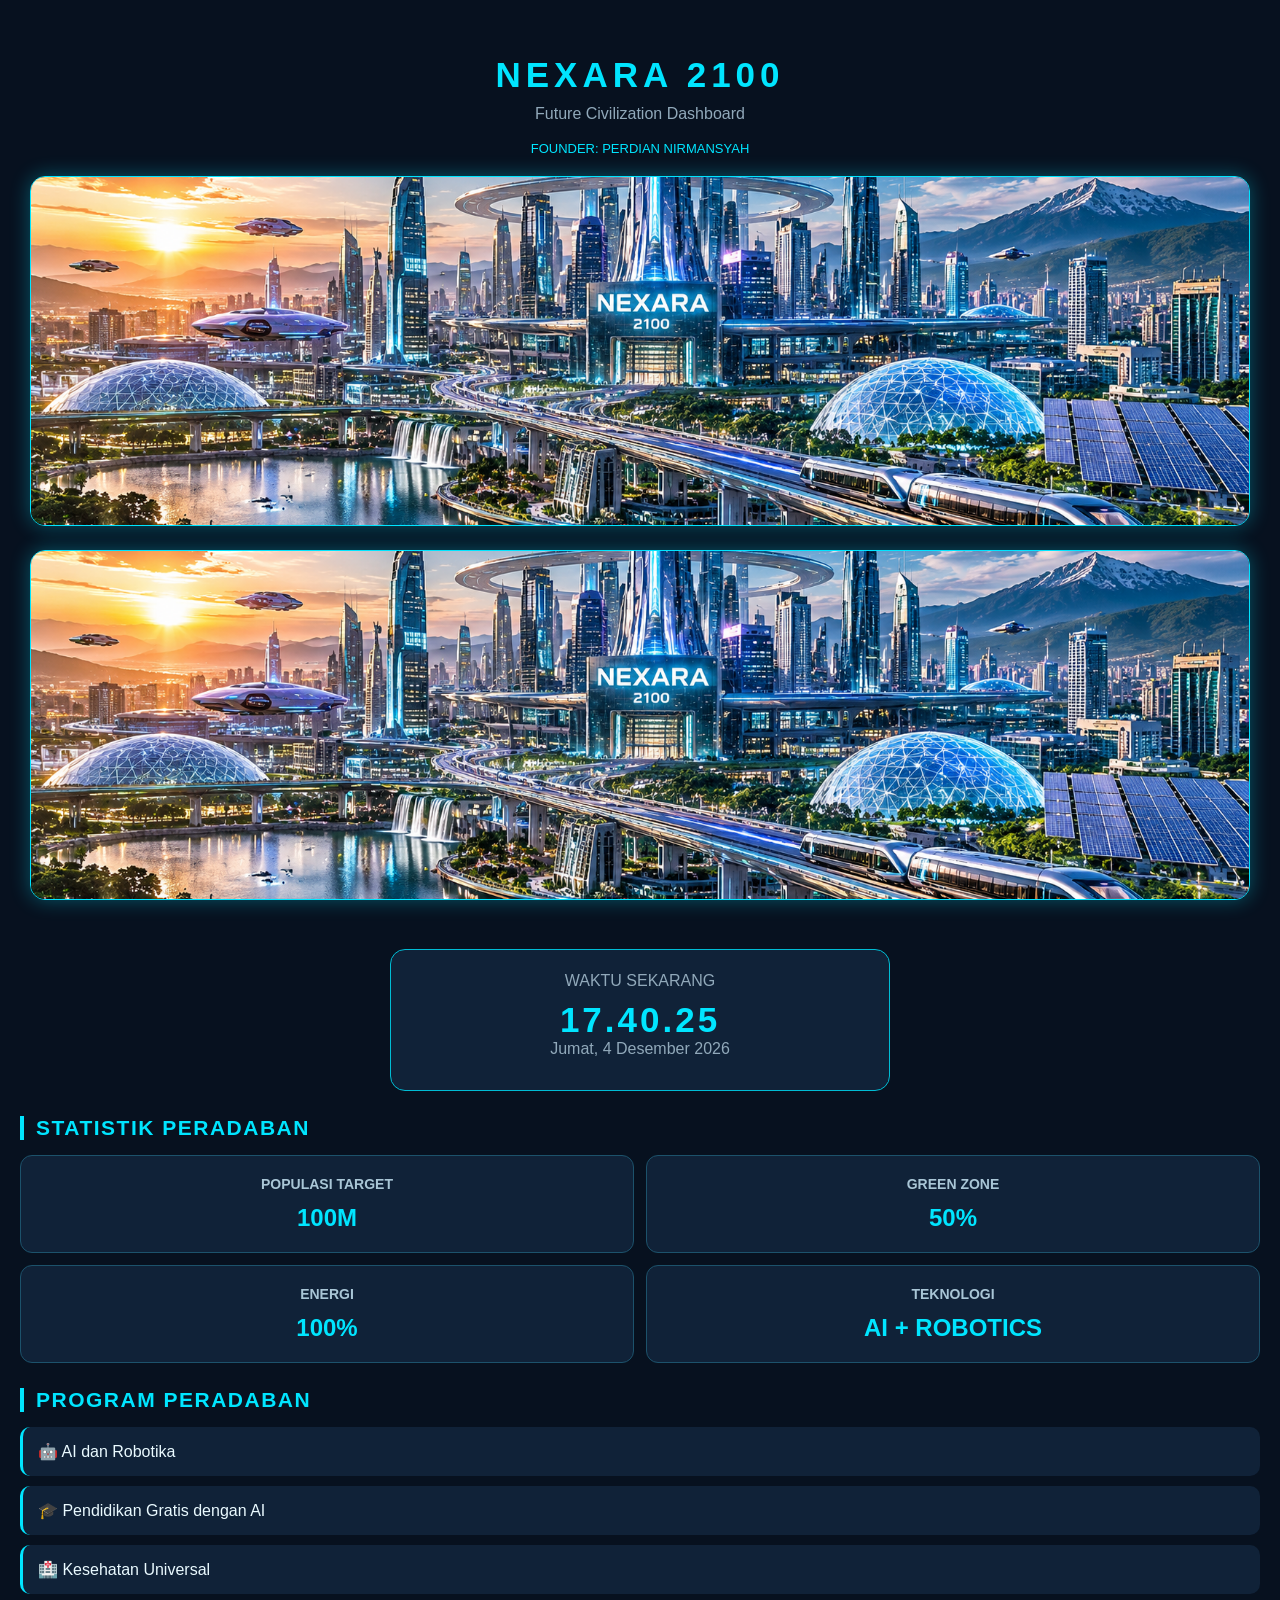
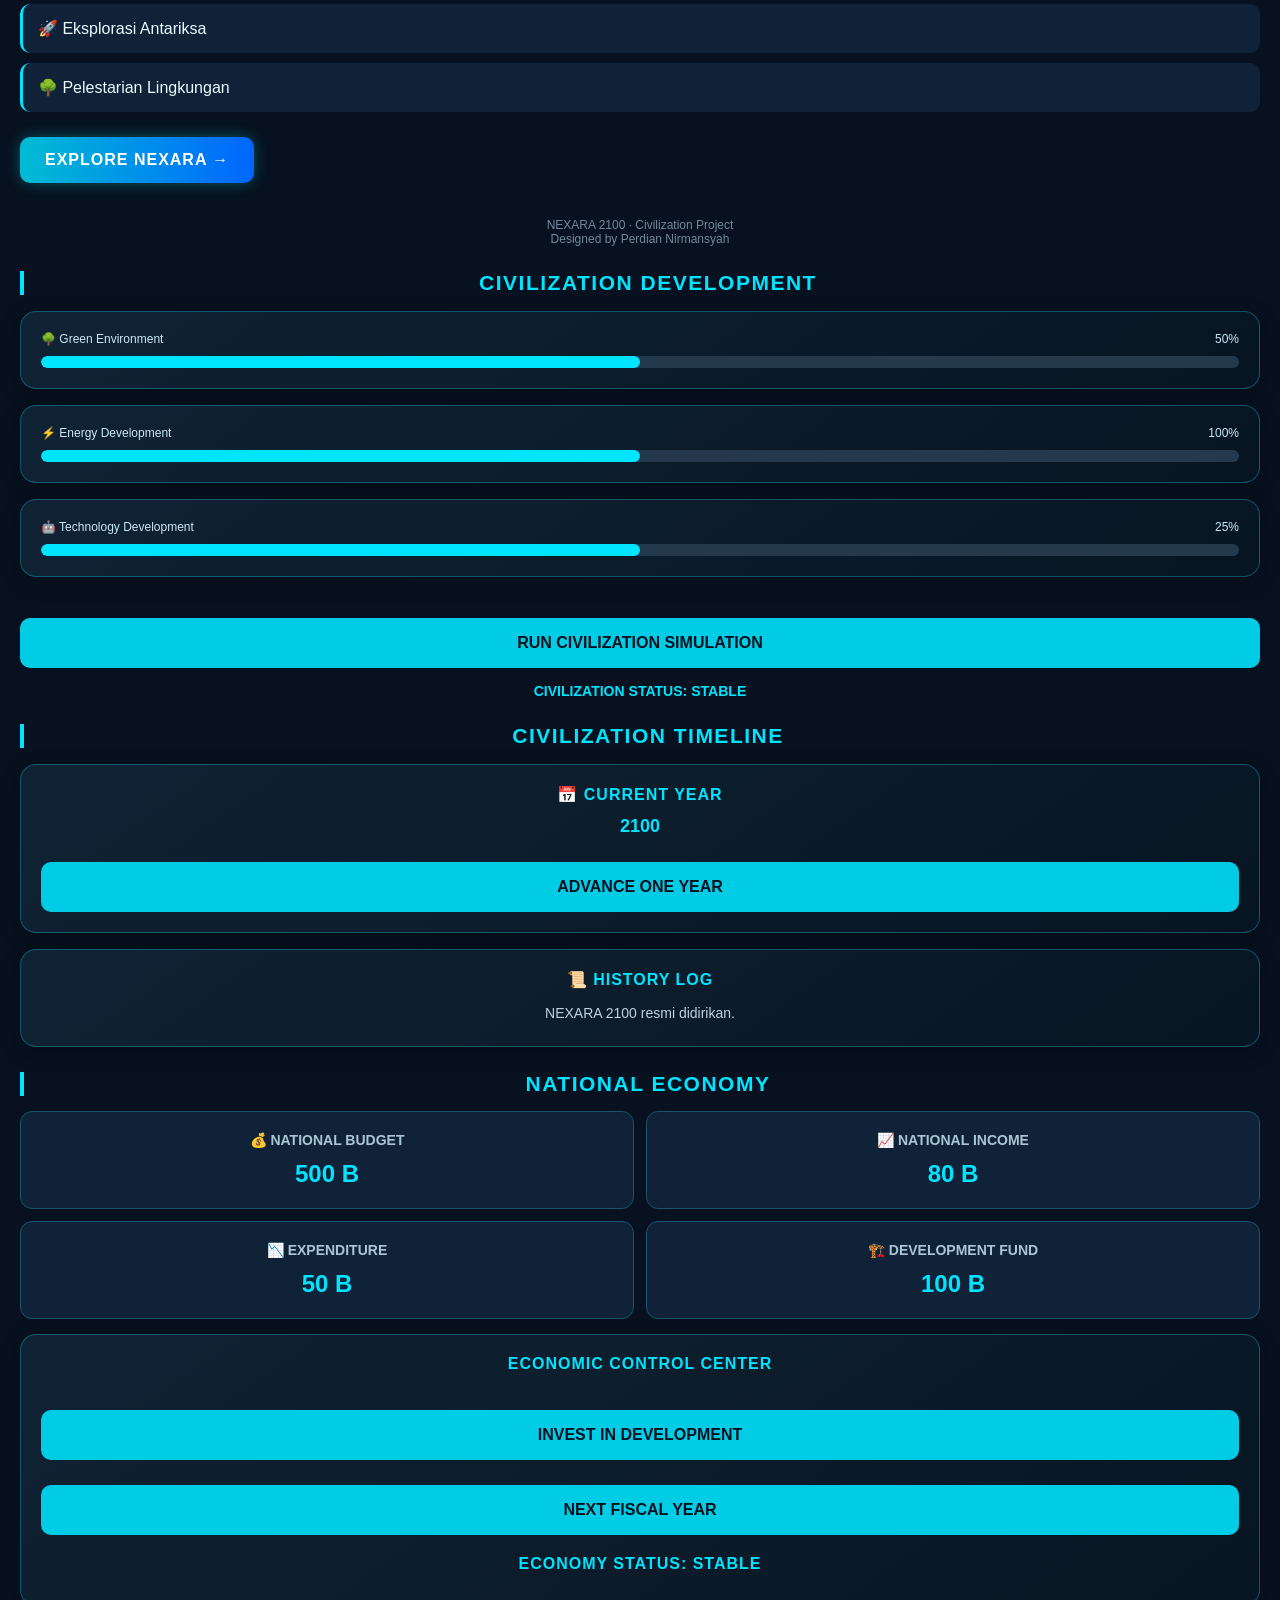
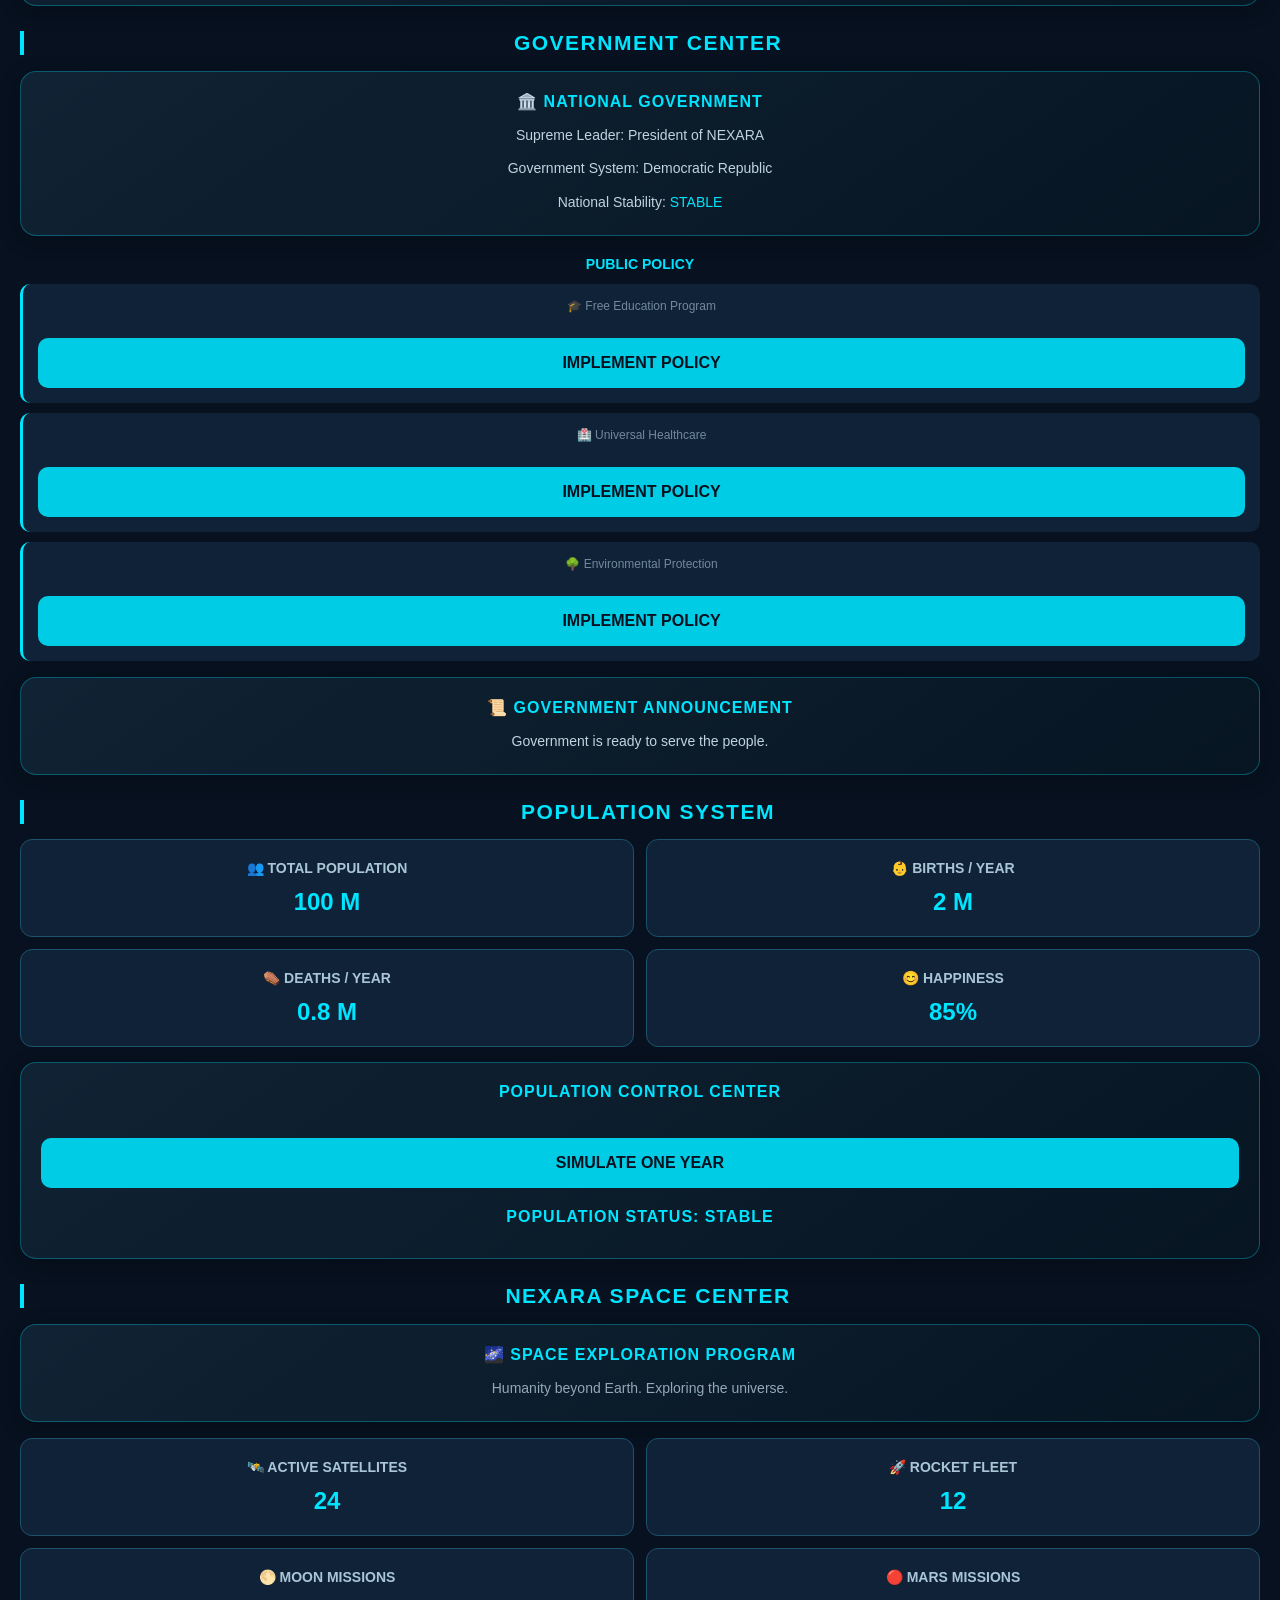
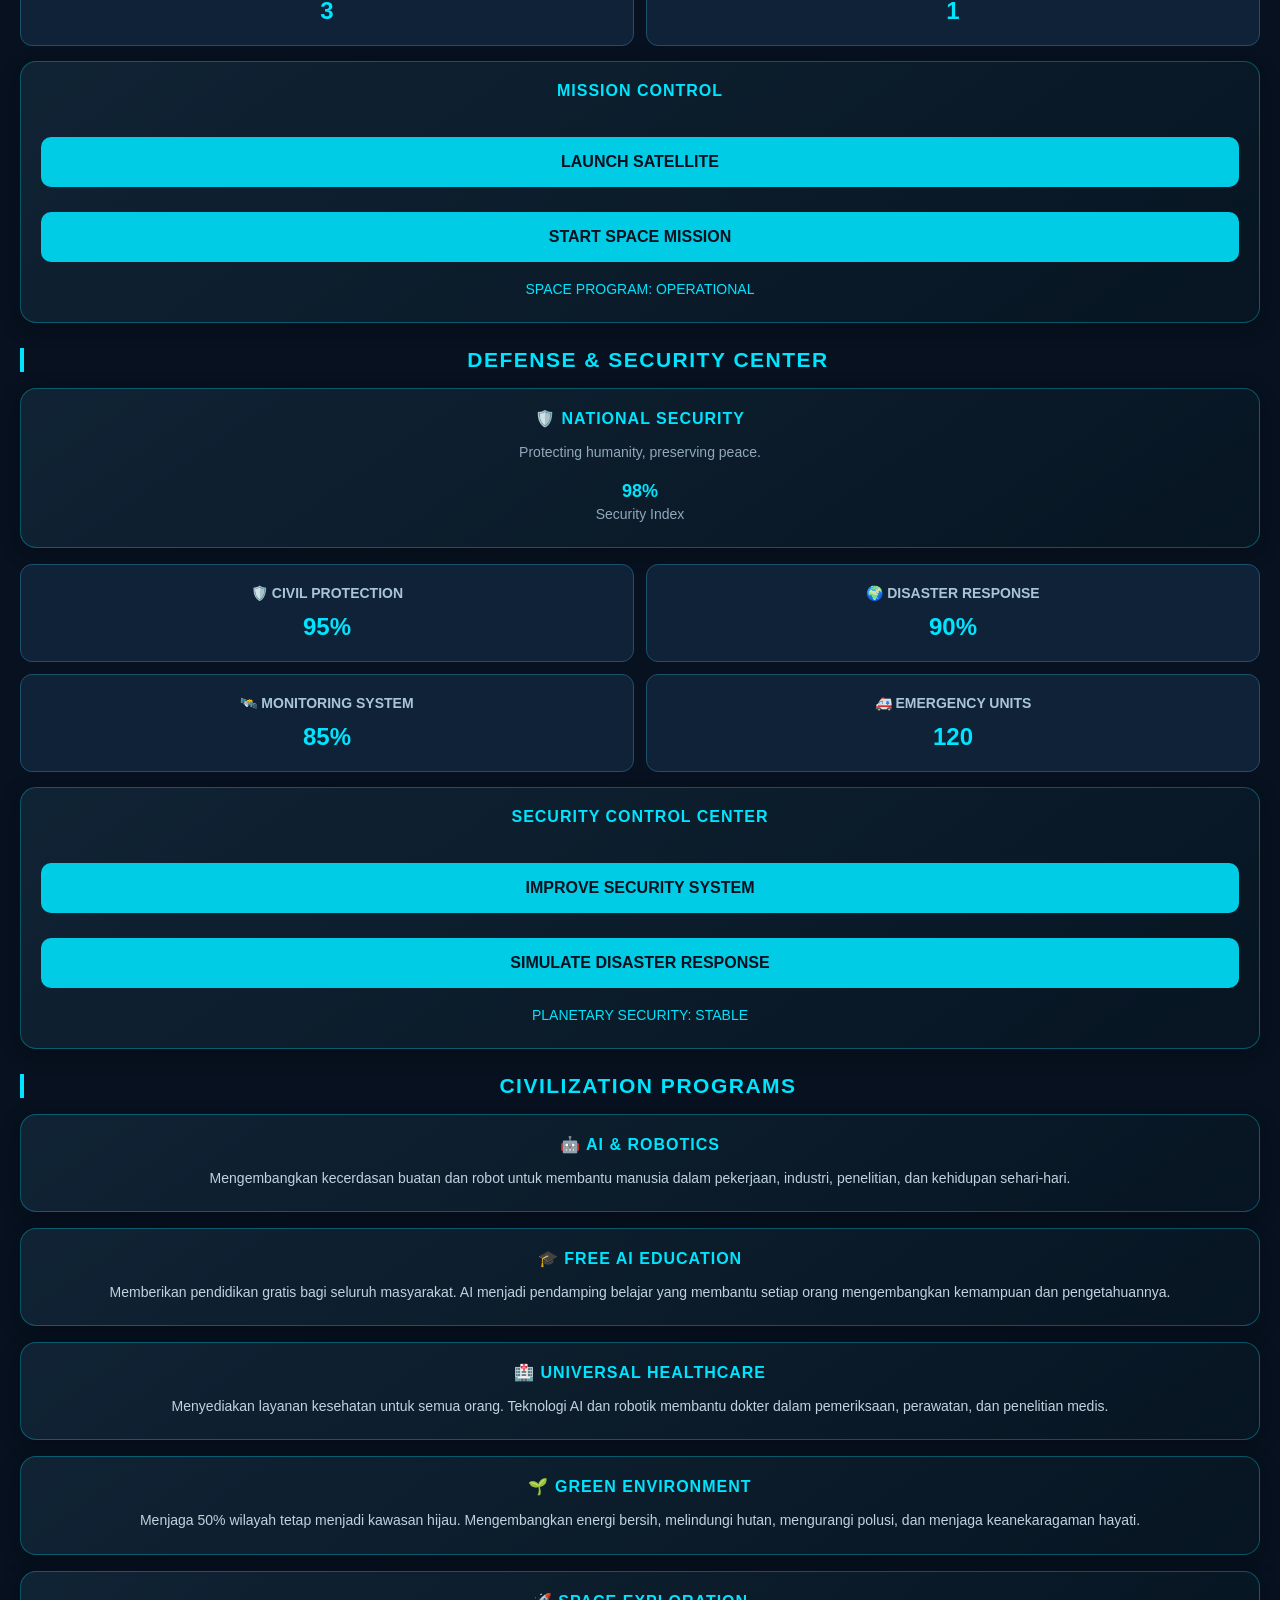
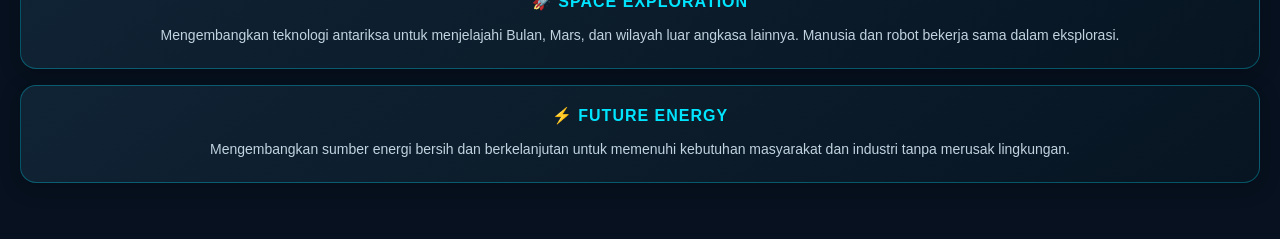
<file: index.html>
<!DOCTYPE html>
<html lang="id">
<head>
<meta charset="UTF-8">
<meta name="viewport" content="width=device-width, initial-scale=1.0">
<title>NEXARA 2100</title>

<style>
* {
    margin: 0;
    padding: 0;
    box-sizing: border-box;
}

body {
    background: #07111f;
    color: #eafaff;
    font-family: Arial, sans-serif;
    padding: 20px;
}

header {
    text-align: center;
    padding: 35px 10px;
}

header h1 {
    color: #00e5ff;
    font-size: 35px;
    letter-spacing: 5px;
}

header p {
    color: #91a9ba;
    margin-top: 10px;
}

.founder {
    color: #00e5ff;
    margin-top: 18px;
    font-size: 13px;
}

.clock-box {
    background: #102238;
    border: 1px solid #00bcd4;
    border-radius: 15px;
    padding: 22px;
    text-align: center;
    margin: 10px auto 25px;
    max-width: 500px;
}

.clock-box h2 {
    color: #00e5ff;
    font-size: 35px;
    letter-spacing: 3px;
}

.clock-box p {
    color: #91a9ba;
    margin-bottom: 10px;
}

h2.section-title {
    margin: 25px 0 15px;
    color: #00e5ff;
}

.grid {
    display: grid;
    grid-template-columns: repeat(2, 1fr);
    gap: 12px;
}

.card {
    background: #102238;
    border: 1px solid #1c526b;
    border-radius: 12px;
    padding: 20px 12px;
    text-align: center;
}

.card h3 {
    font-size: 14px;
    color: #a9c6d6;
    margin-bottom: 12px;
}

.value {
    font-size: 24px;
    color: #00e5ff;
    font-weight: bold;
}

.program {
    background: #102238;
    padding: 15px;
    border-radius: 10px;
    margin-bottom: 10px;
    border-left: 3px solid #00e5ff;
}

button {
    width: 100%;
    margin-top: 25px;
    padding: 16px;
    border: none;
    border-radius: 10px;
    background: #00cce5;
    color: #07111f;
    font-size: 16px;
    font-weight: bold;
}

footer {
    text-align: center;
    color: #71899b;
    font-size: 12px;
    margin-top: 35px;
    padding-bottom: 20px;
}

.progress-box {
    background: #102238;
    border-radius: 12px;
    padding: 18px;
    margin-bottom: 15px;
}

.progress-title {
    display: flex;
    justify-content: space-between;
    margin-bottom: 10px;
    color: #c9e8f5;
}

.progress-bar {
    height: 12px;
    background: #25394c;
    border-radius: 20px;
    overflow: hidden;
}

.progress-fill {
    height: 100%;
    width: 50%;
    background: #00e5ff;
    border-radius: 20px;
    transition: width 0.5s;
}

#status {
    color: #00e5ff;
    text-align: center;
    margin-top: 15px;
}

.city-image {
    width: 100%;
    max-height: 350px;
    object-fit: cover;
    border-radius: 15px;
    border: 1px solid #00e5ff;
    margin-top: 20px;
    box-shadow: 0 0 20px #00e5ff55;
}

.city-image {
    width: 100%;
    max-height: 350px;
    object-fit: cover;
    border-radius: 15px;
    border: 1px solid #00e5ff;
    margin-top: 20px;
}

/* NEXARA UI REDESIGN */

.progress-box {
    background: linear-gradient(145deg, #102334, #071522);
    border: 1px solid rgba(0, 229, 255, 0.3);
    border-radius: 16px;
    padding: 20px;
    margin: 16px 0;
    box-shadow: 0 5px 20px rgba(0, 0, 0, 0.25);
}

.progress-box h3 {
    color: #00e5ff;
    font-size: 16px;
    letter-spacing: 1px;
    margin-bottom: 12px;
}

.progress-box p {
    color: #c1d3df;
    font-size: 14px;
    line-height: 1.8;
}

.section-title {
    color: #00e5ff;
    font-size: 21px;
    letter-spacing: 1.5px;
    margin: 30px 0 18px;
    border-left: 4px solid #00e5ff;
    padding-left: 12px;
}

.program-grid {
    display: grid;
    grid-template-columns: repeat(2, minmax(0, 1fr));
    gap: 14px;
    margin-top: 18px;
}

.program-grid .progress-box {
    margin: 0;
    padding: 16px;
    min-width: 0;
}

.program-grid .progress-box h3 {
    font-size: 13px;
}

.program-grid .progress-box p {
    font-size: 12px;
    line-height: 1.7;
}

@media (max-width: 380px) {
    .program-grid {
        grid-template-columns: 1fr;
    }
}

.explore-btn {
    display: inline-block;
    background: linear-gradient(90deg, #00bcd4, #0066ff);
    color: white;
    text-decoration: none;
    padding: 14px 25px;
    border-radius: 10px;
    font-weight: bold;
    letter-spacing: 1px;
    margin-top: 15px;
    box-shadow: 0 0 15px rgba(0, 229, 255, 0.3);
}
</style>
</head>

<body>

<header>
    <h1>NEXARA 2100</h1>
    <p>Future Civilization Dashboard</p>

    <div class="founder">
        FOUNDER: PERDIAN NIRMANSYAH
    </div>

<img src="nexara-city.png"
     alt="NEXARA PRIME 2100"
     class="city-image">

<img src="nexara-city.png" class="city-image" alt="NEXARA PRIME 2100">
</header>

<div class="clock-box">
    <p>WAKTU SEKARANG</p>
    <h2 id="clock">00:00:00</h2>
    <p id="date">Memuat tanggal...</p>
</div>

<h2 class="section-title">STATISTIK PERADABAN</h2>

<div class="grid">
    <div class="card">
        <h3>POPULASI TARGET</h3>
        <div class="value">100M</div>
    </div>

    <div class="card">
        <h3>GREEN ZONE</h3>
        <div class="value">50%</div>
    </div>

    <div class="card">
        <h3>ENERGI</h3>
        <div class="value">100%</div>
    </div>

    <div class="card">
        <h3>TEKNOLOGI</h3>
        <div class="value">AI + ROBOTICS</div>
    </div>
</div>

<h2 class="section-title">PROGRAM PERADABAN</h2>

<div class="program">🤖 AI dan Robotika</div>
<div class="program">🎓 Pendidikan Gratis dengan AI</div>
<div class="program">🏥 Kesehatan Universal</div>
<div class="program">🚀 Eksplorasi Antariksa</div>
<div class="program">🌳 Pelestarian Lingkungan</div>

<a href="explore.html" class="explore-btn">
    EXPLORE NEXARA →
</a>

<footer>
    NEXARA 2100 · Civilization Project
    <br>
    Designed by Perdian Nirmansyah

<h2 class="section-title">CIVILIZATION DEVELOPMENT</h2>

<div class="progress-box">
    <div class="progress-title">
        <span>🌳 Green Environment</span>
        <span id="green-value">50%</span>
    </div>
    <div class="progress-bar">
        <div class="progress-fill" id="green-bar"></div>
    </div>
</div>

<div class="progress-box">
    <div class="progress-title">
        <span>⚡ Energy Development</span>
        <span id="energy-value">100%</span>
    </div>
    <div class="progress-bar">
        <div class="progress-fill" id="energy-bar"></div>
    </div>
</div>

<div class="progress-box">
    <div class="progress-title">
        <span>🤖 Technology Development</span>
        <span id="tech-value">25%</span>
    </div>
    <div class="progress-bar">
        <div class="progress-fill" id="tech-bar"></div>
    </div>
</div>

<button onclick="runSimulation()">
    RUN CIVILIZATION SIMULATION
</button>

<h3 id="status">CIVILIZATION STATUS: STABLE</h3>

<h2 class="section-title">CIVILIZATION TIMELINE</h2>

<div class="progress-box">
    <h3>📅 CURRENT YEAR</h3>
    <h2 id="year" style="color:#00e5ff;">2100</h2>

    <button onclick="advanceYear()">
        ADVANCE ONE YEAR
    </button>
</div>

<div class="progress-box">
    <h3>📜 HISTORY LOG</h3>
    <p id="history">NEXARA 2100 resmi didirikan.</p>
</div>

<h2 class="section-title">NATIONAL ECONOMY</h2>

<div class="grid">

    <div class="card">
        <h3>💰 NATIONAL BUDGET</h3>
        <div class="value" id="budget">500 B</div>
    </div>

    <div class="card">
        <h3>📈 NATIONAL INCOME</h3>
        <div class="value">80 B</div>
    </div>

    <div class="card">
        <h3>📉 EXPENDITURE</h3>
        <div class="value">50 B</div>
    </div>

    <div class="card">
        <h3>🏗️ DEVELOPMENT FUND</h3>
        <div class="value" id="fund">100 B</div>
    </div>

</div>

<div class="progress-box" style="margin-top:15px;">
    <h3>ECONOMIC CONTROL CENTER</h3>

    <button onclick="invest()">INVEST IN DEVELOPMENT</button>

    <button onclick="nextFiscalYear()">
        NEXT FISCAL YEAR
    </button>

    <h3 id="economy-status" style="color:#00e5ff;margin-top:20px;">
        ECONOMY STATUS: STABLE
    </h3>
</div>

<h2 class="section-title">GOVERNMENT CENTER</h2>

<div class="progress-box">
    <h3>🏛️ NATIONAL GOVERNMENT</h3>
    <p style="margin-top:10px;">Supreme Leader: President of NEXARA</p>
    <p style="margin-top:8px;">Government System: Democratic Republic</p>
    <p style="margin-top:8px;">National Stability: <span style="color:#00e5ff;">STABLE</span></p>
</div>

<h3 style="margin:20px 0 12px;color:#00e5ff;">
    PUBLIC POLICY
</h3>

<div class="program">
    🎓 Free Education Program
    <button onclick="policyEducation()">IMPLEMENT POLICY</button>
</div>

<div class="program">
    🏥 Universal Healthcare
    <button onclick="policyHealth()">IMPLEMENT POLICY</button>
</div>

<div class="program">
    🌳 Environmental Protection
    <button onclick="policyEnvironment()">IMPLEMENT POLICY</button>
</div>

<div class="progress-box">
    <h3>📜 GOVERNMENT ANNOUNCEMENT</h3>
    <p id="government-message" style="margin-top:12px;">
        Government is ready to serve the people.
    </p>
</div>

<h2 class="section-title">POPULATION SYSTEM</h2>

<div class="grid">

    <div class="card">
        <h3>👥 TOTAL POPULATION</h3>
        <div class="value" id="population">100 M</div>
    </div>

    <div class="card">
        <h3>👶 BIRTHS / YEAR</h3>
        <div class="value" id="births">2 M</div>
    </div>

    <div class="card">
        <h3>⚰️ DEATHS / YEAR</h3>
        <div class="value" id="deaths">0.8 M</div>
    </div>

    <div class="card">
        <h3>😊 HAPPINESS</h3>
        <div class="value" id="happiness">85%</div>
    </div>

</div>

<div class="progress-box" style="margin-top:15px;">
    <h3>POPULATION CONTROL CENTER</h3>

    <button onclick="simulatePopulation()">
        SIMULATE ONE YEAR
    </button>

    <h3 id="population-status"
        style="color:#00e5ff;margin-top:20px;">
        POPULATION STATUS: STABLE
    </h3>
</div>

<h2 class="section-title">NEXARA SPACE CENTER</h2>

<div class="progress-box">
    <h3>🌌 SPACE EXPLORATION PROGRAM</h3>
    <p style="color:#91a9ba;margin-top:10px;">
        Humanity beyond Earth. Exploring the universe.
    </p>
</div>

<div class="grid">

    <div class="card">
        <h3>🛰️ ACTIVE SATELLITES</h3>
        <div class="value" id="satellites">24</div>
    </div>

    <div class="card">
        <h3>🚀 ROCKET FLEET</h3>
        <div class="value" id="rockets">12</div>
    </div>

    <div class="card">
        <h3>🌕 MOON MISSIONS</h3>
        <div class="value" id="moon">3</div>
    </div>

    <div class="card">
        <h3>🔴 MARS MISSIONS</h3>
        <div class="value" id="mars">1</div>
    </div>

</div>

<div class="progress-box" style="margin-top:15px;">
    <h3>MISSION CONTROL</h3>

    <button onclick="launchSatellite()">
        LAUNCH SATELLITE
    </button>

    <button onclick="launchMission()">
        START SPACE MISSION
    </button>

    <p id="space-status" style="color:#00e5ff;margin-top:15px;">
        SPACE PROGRAM: OPERATIONAL
    </p>
</div>

<h2 class="section-title">DEFENSE & SECURITY CENTER</h2>

<div class="progress-box">
    <h3>🛡️ NATIONAL SECURITY</h3>
    <p style="color:#91a9ba;margin-top:10px;">
        Protecting humanity, preserving peace.
    </p>
    <h2 style="color:#00e5ff;margin-top:15px;">
        <span id="security">98</span>%
    </h2>
    <p style="color:#91a9ba;">Security Index</p>
</div>

<div class="grid">

    <div class="card">
        <h3>🛡️ CIVIL PROTECTION</h3>
        <div class="value" id="protection">95%</div>
    </div>

    <div class="card">
        <h3>🌍 DISASTER RESPONSE</h3>
        <div class="value" id="disaster">90%</div>
    </div>

    <div class="card">
        <h3>🛰️ MONITORING SYSTEM</h3>
        <div class="value" id="monitoring">85%</div>
    </div>

    <div class="card">
        <h3>🚑 EMERGENCY UNITS</h3>
        <div class="value" id="emergency">120</div>
    </div>

</div>

<div class="progress-box" style="margin-top:15px;">
    <h3>SECURITY CONTROL CENTER</h3>

    <button onclick="improveSecurity()">
        IMPROVE SECURITY SYSTEM
    </button>

    <button onclick="disasterSimulation()">
        SIMULATE DISASTER RESPONSE
    </button>

    <p id="defense-status"
       style="color:#00e5ff;margin-top:15px;">
       PLANETARY SECURITY: STABLE
    </p>
</div>

<h2 class="section-title">CIVILIZATION PROGRAMS</h2>

<div class="progress-box">
    <h3>🤖 AI & ROBOTICS</h3>
    <p>
        Mengembangkan kecerdasan buatan dan robot untuk
        membantu manusia dalam pekerjaan, industri,
        penelitian, dan kehidupan sehari-hari.
    </p>
</div>

<div class="progress-box">
    <h3>🎓 FREE AI EDUCATION</h3>
    <p>
        Memberikan pendidikan gratis bagi seluruh masyarakat.
        AI menjadi pendamping belajar yang membantu setiap
        orang mengembangkan kemampuan dan pengetahuannya.
    </p>
</div>

<div class="progress-box">
    <h3>🏥 UNIVERSAL HEALTHCARE</h3>
    <p>
        Menyediakan layanan kesehatan untuk semua orang.
        Teknologi AI dan robotik membantu dokter dalam
        pemeriksaan, perawatan, dan penelitian medis.
    </p>
</div>

<div class="progress-box">
    <h3>🌱 GREEN ENVIRONMENT</h3>
    <p>
        Menjaga 50% wilayah tetap menjadi kawasan hijau.
        Mengembangkan energi bersih, melindungi hutan,
        mengurangi polusi, dan menjaga keanekaragaman hayati.
    </p>
</div>

<div class="progress-box">
    <h3>🚀 SPACE EXPLORATION</h3>
    <p>
        Mengembangkan teknologi antariksa untuk menjelajahi
        Bulan, Mars, dan wilayah luar angkasa lainnya.
        Manusia dan robot bekerja sama dalam eksplorasi.
    </p>
</div>

<div class="progress-box">
    <h3>⚡ FUTURE ENERGY</h3>
    <p>
        Mengembangkan sumber energi bersih dan berkelanjutan
        untuk memenuhi kebutuhan masyarakat dan industri
        tanpa merusak lingkungan.
    </p>
</div>
</footer>

<script>
function updateClock() {
    const now = new Date();

    document.getElementById("clock").textContent =
        now.toLocaleTimeString("id-ID", {
            hour12: false,
            hour: "2-digit",
            minute: "2-digit",
            second: "2-digit"
        });

    document.getElementById("date").textContent =
        now.toLocaleDateString("id-ID", {
            weekday: "long",
            day: "numeric",
            month: "long",
            year: "numeric"
        });
}

function welcome() {
    alert("Selamat datang di masa depan NEXARA 2100!");
}

updateClock();
setInterval(updateClock, 1000);

let green = 50;
let energy = 100;
let tech = 25;

function runSimulation() {
    green = Math.min(green + 2, 100);
    energy = Math.max(energy - 1, 0);
    tech = Math.min(tech + 5, 100);

    document.getElementById("green-value").textContent = green + "%";
    document.getElementById("energy-value").textContent = energy + "%";
    document.getElementById("tech-value").textContent = tech + "%";

    document.getElementById("green-bar").style.width = green + "%";
    document.getElementById("energy-bar").style.width = energy + "%";
    document.getElementById("tech-bar").style.width = tech + "%";

    document.getElementById("status").textContent =
        "CIVILIZATION STATUS: DEVELOPMENT IN PROGRESS";
}

let currentYear = 2100;

function advanceYear() {
    currentYear++;

    document.getElementById("year").textContent = currentYear;

    document.getElementById("history").textContent =
        "Tahun " + currentYear +
        ": NEXARA terus berkembang menuju masa depan.";
}

let budget = 500;
let fund = 100;

function updateEconomy() {
    document.getElementById("budget").textContent =
        budget + " B";

    document.getElementById("fund").textContent =
        fund + " B";
}

function invest() {
    if (budget >= 20) {
        budget -= 20;
        fund += 20;

        document.getElementById("economy-status").textContent =
            "INVESTMENT SUCCESSFUL!";
    } else {
        document.getElementById("economy-status").textContent =
            "INSUFFICIENT NATIONAL BUDGET!";
    }

    updateEconomy();
}

function nextFiscalYear() {
    budget += 30;

    document.getElementById("economy-status").textContent =
        "NEW FISCAL YEAR: ECONOMY GROWING!";

    updateEconomy();
}

updateEconomy();

function policyEducation() {
    if (budget >= 30) {
        budget -= 30;
        document.getElementById("government-message").textContent =
            "Education policy successfully implemented!";
        updateEconomy();
    } else {
        document.getElementById("government-message").textContent =
            "Not enough national budget!";
    }
}

function policyHealth() {
    if (budget >= 40) {
        budget -= 40;
        document.getElementById("government-message").textContent =
            "Universal healthcare policy implemented!";
        updateEconomy();
    } else {
        document.getElementById("government-message").textContent =
            "Not enough national budget!";
    }
}

function policyEnvironment() {
    if (budget >= 25) {
        budget -= 25;
        document.getElementById("government-message").textContent =
            "Environmental protection policy implemented!";
        updateEconomy();
    } else {
        document.getElementById("government-message").textContent =
            "Not enough national budget!";
    }
}

let population = 100;
let births = 2;
let deaths = 0.8;
let happiness = 85;

function simulatePopulation() {

    population += births - deaths;

    happiness = Math.min(
        100,
        happiness + 1
    );

    document.getElementById("population").textContent =
        population.toFixed(2) + " M";

    document.getElementById("births").textContent =
        births.toFixed(2) + " M";

    document.getElementById("deaths").textContent =
        deaths.toFixed(2) + " M";

    document.getElementById("happiness").textContent =
        happiness + "%";

    document.getElementById("population-status").textContent =
        "POPULATION STATUS: GROWING";
}

let satellites = 24;
let rockets = 12;
let moon = 3;
let mars = 1;

function launchSatellite() {
    if (rockets > 0) {
        satellites++;
        rockets--;

        document.getElementById("satellites").textContent =
            satellites;

        document.getElementById("rockets").textContent =
            rockets;

        document.getElementById("space-status").textContent =
            "SATELLITE SUCCESSFULLY DEPLOYED!";
    } else {
        document.getElementById("space-status").textContent =
            "ROCKET FLEET EMPTY!";
    }
}

function launchMission() {
    if (rockets > 0) {
        rockets--;

        document.getElementById("rockets").textContent =
            rockets;

        moon++;

        document.getElementById("moon").textContent =
            moon;

        document.getElementById("space-status").textContent =
            "NEW LUNAR MISSION INITIATED!";
    } else {
        document.getElementById("space-status").textContent =
            "INSUFFICIENT ROCKET FLEET!";
    }
}

let security = 98;
let protection = 95;
let disaster = 90;
let monitoring = 85;
let emergency = 120;

function improveSecurity() {

    security = Math.min(100, security + 1);
    protection = Math.min(100, protection + 1);
    monitoring = Math.min(100, monitoring + 2);

    document.getElementById("security").textContent = security;
    document.getElementById("protection").textContent = protection + "%";
    document.getElementById("monitoring").textContent = monitoring + "%";

    document.getElementById("defense-status").textContent =
        "SECURITY SYSTEM SUCCESSFULLY UPGRADED!";
}

function disasterSimulation() {

    disaster = Math.min(100, disaster + 2);
    emergency += 5;

    document.getElementById("disaster").textContent = disaster + "%";
    document.getElementById("emergency").textContent = emergency;

    document.getElementById("defense-status").textContent =
        "DISASTER RESPONSE CAPACITY IMPROVED!";
}
</script>

</body>
</html>
</file>
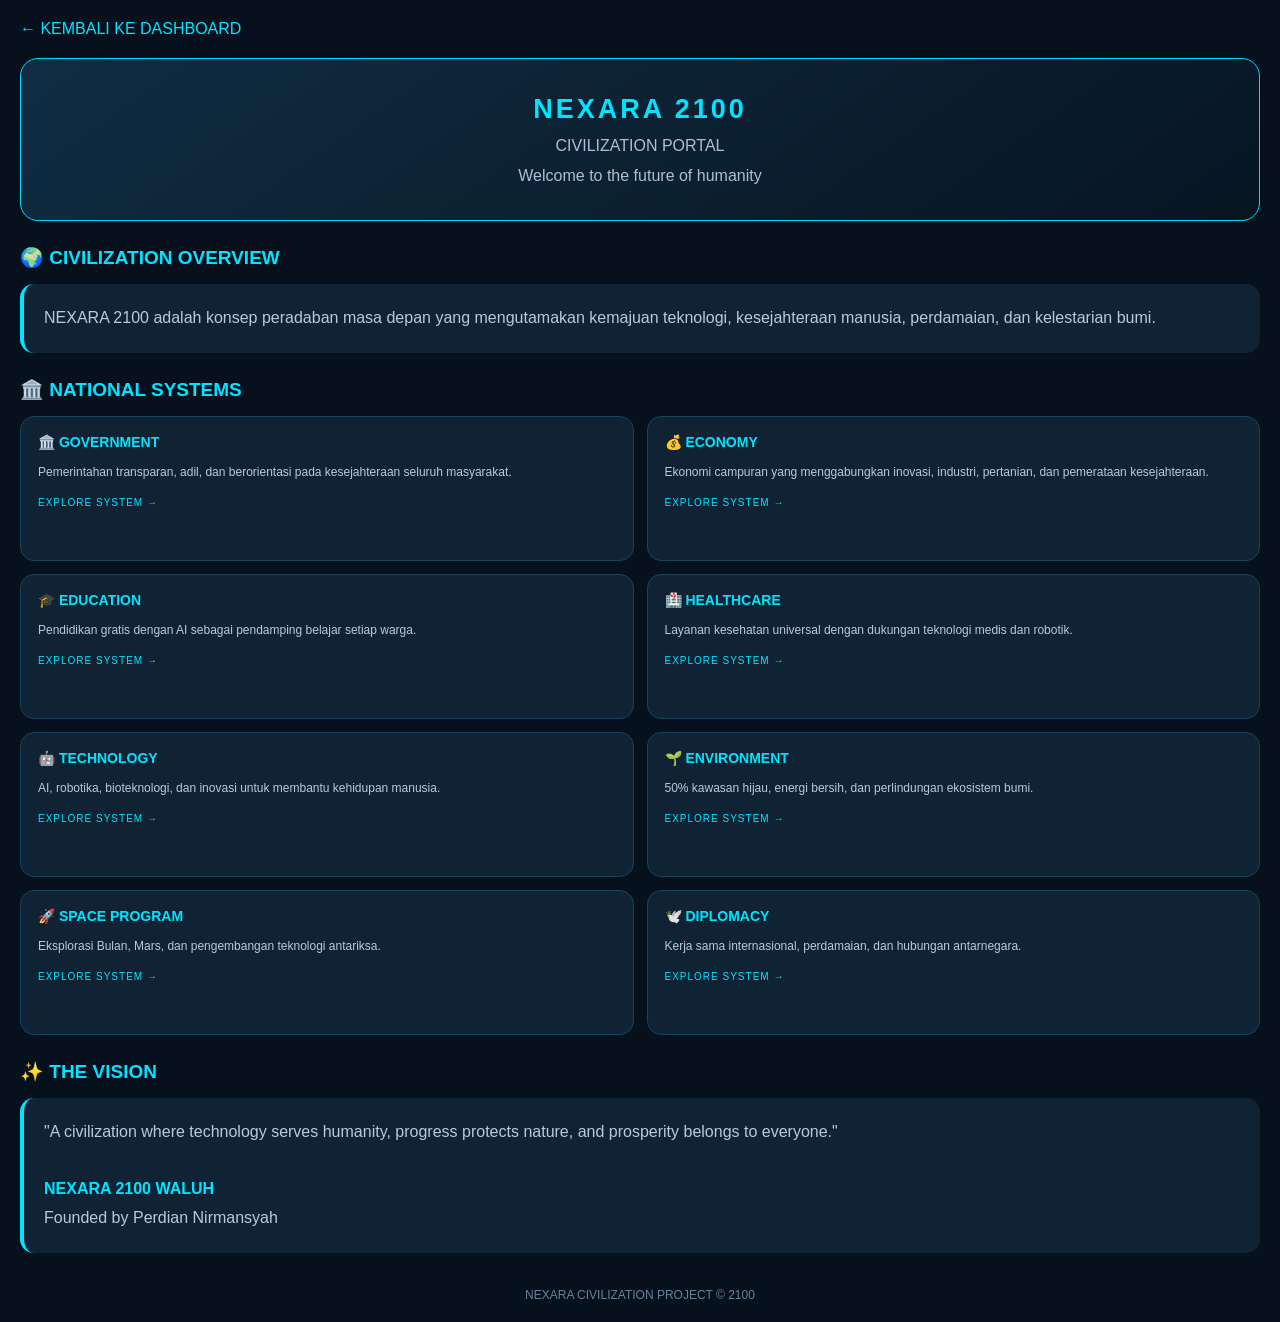
<file: explore.html>
<!DOCTYPE html>
<html lang="id">
<head>
<meta charset="UTF-8">
<meta name="viewport" content="width=device-width, initial-scale=1.0">
<title>NEXARA CIVILIZATION PORTAL</title>

<style>
* {
    margin: 0;
    padding: 0;
    box-sizing: border-box;
}

body {
    background: #06111d;
    color: #eaf7ff;
    font-family: Arial, sans-serif;
    padding: 20px;
}

header {
    text-align: center;
    padding: 35px 10px;
    background: linear-gradient(145deg, #102d43, #071522);
    border: 1px solid #00d9ff;
    border-radius: 18px;
    margin-bottom: 25px;
}

header h1 {
    color: #00e5ff;
    font-size: 27px;
    letter-spacing: 3px;
}

header p {
    color: #a8c2d5;
    margin-top: 12px;
}

.back {
    display: inline-block;
    color: #00e5ff;
    text-decoration: none;
    margin-bottom: 20px;
}

h2 {
    color: #00e5ff;
    margin: 25px 0 15px;
    font-size: 19px;
}

.portal-grid {
    display: grid;
    grid-template-columns: repeat(2, minmax(0, 1fr));
    gap: 13px;
}

.portal-card {
    background: #102334;
    border: 1px solid #17445b;
    border-radius: 14px;
    padding: 17px;
    min-height: 145px;
}

.portal-card h3 {
    color: #00e5ff;
    font-size: 14px;
    margin-bottom: 12px;
}

.portal-card p {
    color: #b8cbd8;
    font-size: 12px;
    line-height: 1.7;
}

.info {
    background: #102334;
    padding: 20px;
    border-radius: 14px;
    border-left: 4px solid #00e5ff;
    line-height: 1.8;
    color: #b8cbd8;
}

footer {
    text-align: center;
    color: #658399;
    margin-top: 35px;
    font-size: 12px;
}

@media(max-width:380px) {
    .portal-grid {
        grid-template-columns: 1fr;
    }
}

.portal-card {
    display: block;
    color: inherit;
    text-decoration: none;
    cursor: pointer;
    transition: 0.25s;
}

.portal-card:active {
    transform: scale(0.97);
    border-color: #00e5ff;
}

.portal-card::after {
    content: "EXPLORE SYSTEM →";
    display: block;
    color: #00e5ff;
    font-size: 10px;
    margin-top: 15px;
    letter-spacing: 1px;
}
</style>
</head>

<body>

<a href="index.html" class="back">← KEMBALI KE DASHBOARD</a>

<header>
    <h1>NEXARA 2100</h1>
    <p>CIVILIZATION PORTAL</p>
    <p>Welcome to the future of humanity</p>
</header>

<h2>🌍 CIVILIZATION OVERVIEW</h2>

<div class="info">
    NEXARA 2100 adalah konsep peradaban masa depan
    yang mengutamakan kemajuan teknologi, kesejahteraan
    manusia, perdamaian, dan kelestarian bumi.
</div>

<h2>🏛️ NATIONAL SYSTEMS</h2>

<div class="portal-grid">

    <a href="systems.html#government" class="portal-card">
        <h3>🏛️ GOVERNMENT</h3>
        <p>Pemerintahan transparan, adil, dan berorientasi
        pada kesejahteraan seluruh masyarakat.</p>
    </a>

    <a href="systems.html#economy" class="portal-card">
        <h3>💰 ECONOMY</h3>
        <p>Ekonomi campuran yang menggabungkan inovasi,
        industri, pertanian, dan pemerataan kesejahteraan.</p>
    </a>

    <a href="systems.html#education" class="portal-card">
        <h3>🎓 EDUCATION</h3>
        <p>Pendidikan gratis dengan AI sebagai pendamping
        belajar setiap warga.</p>
    </a>

    <a href="systems.html#healthcare" class="portal-card">
        <h3>🏥 HEALTHCARE</h3>
        <p>Layanan kesehatan universal dengan dukungan
        teknologi medis dan robotik.</p>
    </a>

    <a href="systems.html#technology" class="portal-card">
        <h3>🤖 TECHNOLOGY</h3>
        <p>AI, robotika, bioteknologi, dan inovasi untuk
        membantu kehidupan manusia.</p>
    </a>

    <a href="systems.html#environment" class="portal-card">
        <h3>🌱 ENVIRONMENT</h3>
        <p>50% kawasan hijau, energi bersih, dan perlindungan
        ekosistem bumi.</p>
    </a>

    <a href="systems.html#space" class="portal-card">
        <h3>🚀 SPACE PROGRAM</h3>
        <p>Eksplorasi Bulan, Mars, dan pengembangan
        teknologi antariksa.</p>
    </a>

    <a href="systems.html#diplomacy" class="portal-card">
        <h3>🕊️ DIPLOMACY</h3>
        <p>Kerja sama internasional, perdamaian, dan
        hubungan antarnegara.</p>
    </a>

</div>

<h2>✨ THE VISION</h2>

<div class="info">
    "A civilization where technology serves humanity,
    progress protects nature, and prosperity belongs
    to everyone."
    <br><br>
    <b style="color:#00e5ff;">NEXARA 2100 WALUH</b>
    <br>
    Founded by Perdian Nirmansyah
</div>

<footer>
    NEXARA CIVILIZATION PROJECT © 2100
</footer>

</body>
</html>
</file>
